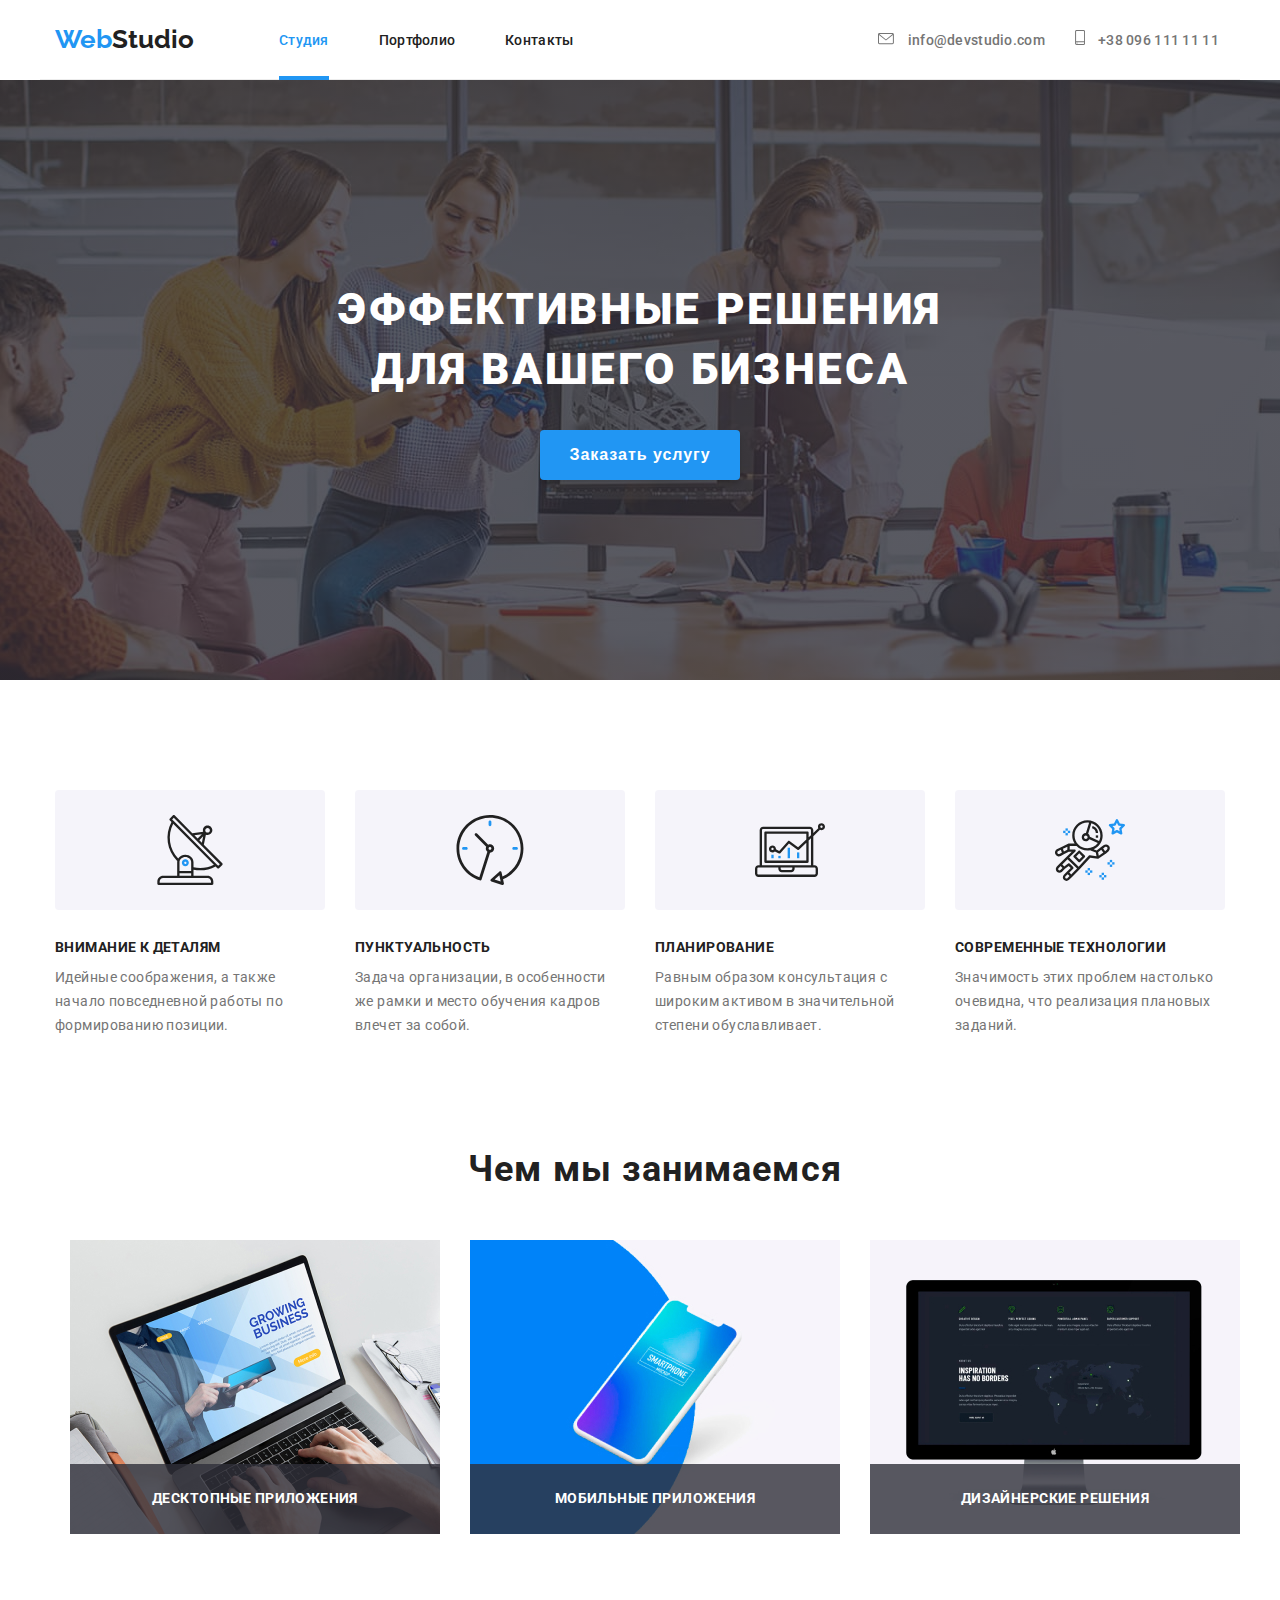
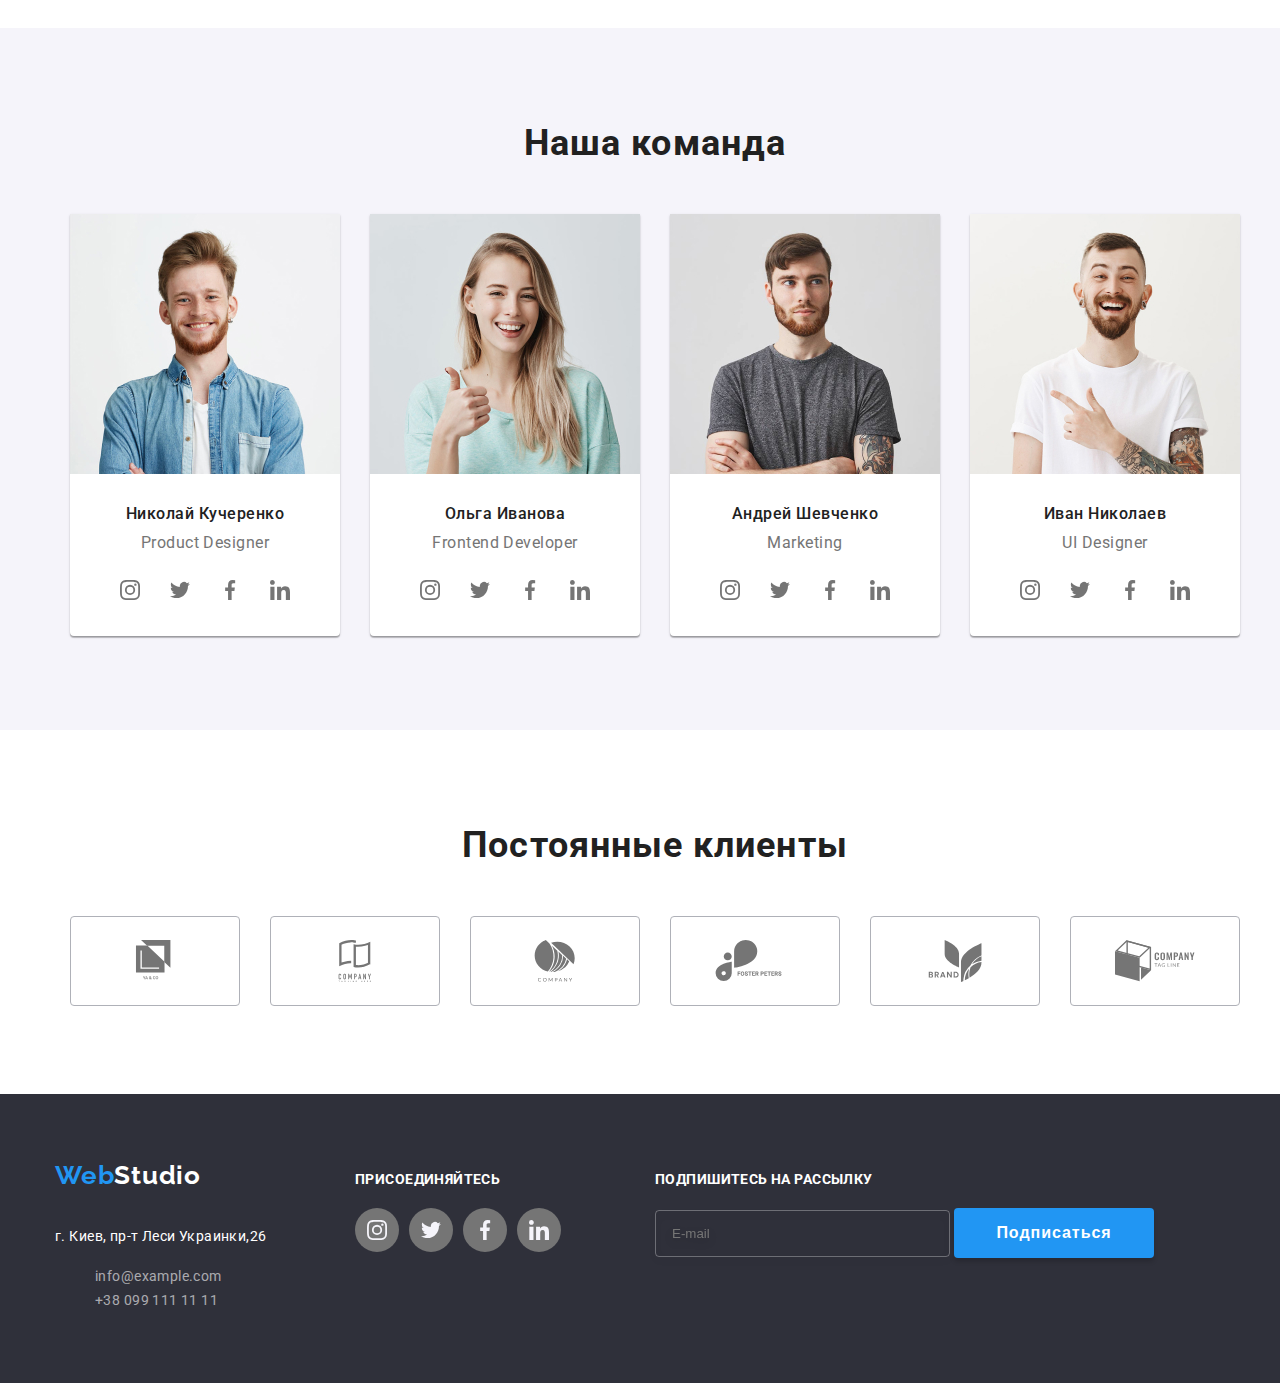
<file: index.html>
<!DOCTYPE html>
<html lang="ru">
  <head>
    <meta charset="UTF-8" />
    <link rel="stylesheet" href="css/normalise.css" />
    <link rel="stylesheet" href="./css/main.min.css" />
    <link
      href="https://fonts.googleapis.com/css2?family=Raleway:wght@700&family=Roboto:wght@400;500;700&display=swap"
      rel="stylesheet"
    />
    <meta name="viewport" content="width=device-width, initial-scale=1.0" />
    <title>WebStudio</title>
  </head>

  <body>
    <header class="header container">
      <a class="logo" href="/"> <span class="web">Web</span>Studio </a>
      <nav>
        <ul class="nav-list-items">
          <li class="nav-element-1">
            <a class="nav-list-1" href="./index.html">Студия</a>
          </li>
          <li class="nav-element-2">
            <a class="nav-list" href="./portfolio.html">Портфолио</a>
          </li>
          <li class="nav-element-3">
            <a class="nav-list" href="">Контакты</a>
          </li>
        </ul>
      </nav>
      <ul class="contacts">
        <li class="contacts-element-1">
          <a class="info" href="">
            <svg class="icon-mail" width="16" height="12">
              <use href="./images/sprite.svg#icon-mail"></use>
            </svg>
            info@devstudio.com</a
          >
        </li>
        <li class="contacts-element-2">
          <a class="info" href="">
            <svg class="icon-smartphone" width="10" height="15">
              <use href="./images/sprite.svg#icon-smartphone"></use>
            </svg>
            +38 096 111 11 11</a
          >
        </li>
      </ul>
    </header>
    <main>
      <!--Секция 1-->
      <section class="section-1">
        <div class="container backdrop-container">
          <h1 class="index-title">
            Эффективные решения <br />
            для вашего бизнеса
          </h1>          
          <button class="modal-btn" data-modal-open>Заказать услугу</button>
          <div class="backdrop is-hidden" data-modal>
            <div class="modal">
              <button data-modal-close class="bnt-close-modal"></button>
<form class="modal-form">
  <h2 class="modal-titel">Оставьте свои данные, мы вам перезвоним</h2>
  <div class="modal-form-data">
    <div class="form-field">
      <label for="name" class="modal-form-field">Имя</label>
    <input type="text" name="name" id="name" class="modal-form-input" placeholder=" ">
    <svg width="18" height="18" class="modal-form-svg-icon">
      <use href="./images/sprite.svg#icon-person-black-18dp-1"></use></svg>
  </div>
    <div class="form-field">
      <label for="tel" class="modal-form-field">Телефон </label>
<input type="tel" name="tel" id="tel" class="modal-form-input" placeholder=" ">
    <svg width="18" height="18" class="modal-form-svg-icon">
      <use href="./images/sprite.svg#icon-phone-black-18dp-1"></use> </svg>
</div>
<div class="form-field">
    <label for="email" class="modal-form-field">Почта</label>
    <input type="email" name="email" id="email" class="modal-form-input" placeholder=" " >
  <svg width="18" height="18" class="modal-form-svg-icon">
    <use href="./images/sprite.svg#icon-email-black-18dp-1"></use></svg>
    </div>
  <div class="form-field">
    <label for="comment" class="modal-form-field">Комментарий</label>
    <textarea name="comment" rows=8 id="comment" class="modal-form-input comment-input" placeholder="Введите текст"></textarea>
</div>
  <input type="checkbox" name="policy" id="policy" value="accept-policy" class="modal-form-policy">
  <label for="policy" class="modal-label">Соглашаюсь с рассылкой и принимаю 
    <a href="" class="link-modal-policy">Условия договора</a></label>
  <button type="submit" class="modal-btn btn-submit">Отправить</button>
  </div>
</form>
            </div>
          </div>
        </div>
      </section>
      <!--Преимущества-->
      <section class="section-2">
        <div class="container">
          <h2 hidden>Наши преимущества</h2>
        <ul class="advantages-style">
          <li class="advantages-card">
            <div class="advantages">
              <h3 class="h3-advantages icon-antena">Внимание к деталям</h3>
              <p class="about-advantages">
                Идейные соображения, а также начало повседневной работы по
                формированию позиции.
              </p>
            </div>
          </li>
          <li class="advantages-card">
            <div class="advantages">
              <h3 class="h3-advantages icon-clock">Пунктуальность</h3>
              <p class="about-advantages">
                Задача организации, в особенности же рамки и место обучения
                кадров влечет за собой.
              </p>
            </div>
          </li>
          <li class="advantages-card">
            <div class="advantages">
              <h3 class="h3-advantages icon-diagrama">Планирование</h3>
              <p class="about-advantages">
                Равным образом консультация с широким активом в значительной
                степени обуславливает.
              </p>
            </div>
          </li>
          <li class="advantages-card">
            <div class="advantages">
              <h3 class="h3-advantages icon-astronaut">
                Современные технологии
              </h3>
              <p class="about-advantages">
                Значимость этих проблем настолько очевидна, что реализация
                плановых заданий.
              </p>
            </div>
          </li>
        </ul></div>
      </section>
      <!--Чем мы занимаемся-->
      <section class="section-3">
        <div class="container">
          <h2 class="main-info">Чем мы занимаемся</h2>
          <ul class="main-style">
            <li class="main-services-list">
              <div class="img-services">
                <img
                  class="img-work-element"
                  src="./images/designer.jpg"
                  alt=""
                  width="370"
                  height="294"
                />
                <h3 class="main-services">
                  Десктопные приложения
                </h3>
              </div>
            </li>
            <li class="main-services-list">
              <div class="img-services">
              <img
                class="img-work-element"
                src="./images/mobile_app.jpg"
                alt=""
                width="370"
                height="294"
              />
              <h3 class="main-services">Мобильные приложения</h3>
              </div>
            </li>
            <li class="main-services-list">
              <div class="img-services">
              <img
                class="img-work-element"
                src="./images/desktop_app.jpg"
                alt=""
                width="370"
                height="294"
              />
              <h3 class="main-services">
                Дизайнерские решения
              </h3>
              </div>
            </li>
          </ul>
        </div>
      </section>
      <!--Наша команда-->
      <section class="section-4">
        <div class="container team-container">
          <h2 class="main-info">Наша команда</h2>
          <ul class="main-style">
            <li class="team-item-container">
              <img
                class="team-item-container-images"
                src="./images/product_designer.jpg"
                alt="Фото Николая Кучеренко"
                width="270"
                height="260"
              />
              <h3 class="team">Николай Кучеренко</h3>
              <p class="position-team" lang="en">Product Designer</p>
              <ul class="list-social-network">
                <li class="social-network-element">
                  <a
                    class="active-social-link hover-active-link"
                    href=""
                    aria-label="Ссылка на Instagram"
                  >
                    <svg class="icon-team">
                      <use href="./images/sprite.svg#icon-instagram"></use>
                    </svg>
                  </a>
                </li>
                <li class="social-network-element">
                  <a
                    class="active-social-link hover-active-link"
                    href=""
                    aria-label="Ссылка на Twitter"
                  >
                    <svg class="icon-team">
                      <use href="./images/sprite.svg#icon-twitter"></use>
                    </svg>
                  </a>
                </li>
                <li class="social-network-element">
                  <a
                    class="active-social-link hover-active-link"
                    href=""
                    aria-label="Ссылка на Facebook"
                  >
                    <svg class="icon-team">
                      <use href="./images/sprite.svg#icon-facebook"></use>
                    </svg>
                  </a>
                </li>
                <li class="social-network-element">
                  <a
                    class="active-social-link hover-active-link"
                    href=""
                    aria-label="Ссылка на LinkedIn"
                  >
                    <svg class="icon-team">
                      <use href="./images/sprite.svg#icon-linkedin"></use>
                    </svg>
                  </a>
                </li>
              </ul>
            </li>
            <li class="team-item-container">
              <img
                class="team-item-container-images"
                src="./images/Frontend_developer.jpg"
                alt="Фото Ольги Иванововой"
                width="270"
                height="260"
              />
              <h3 class="team">Ольга Иванова</h3>
              <p class="position-team" lang="en">Frontend Developer</p>
              <ul class="list-social-network">
                <li class="social-network-element">
                  <a
                    class="active-social-link hover-active-link"
                    href=""
                    aria-label="Ссылка на Instagram"
                  >
                    <svg class="icon-team">
                      <use href="./images/sprite.svg#icon-instagram"></use>
                    </svg>
                  </a>
                </li>
                <li class="social-network-element">
                  <a
                    class="active-social-link hover-active-link"
                    href=""
                    aria-label="Ссылка на Twitter"
                  >
                    <svg class="icon-team">
                      <use href="./images/sprite.svg#icon-twitter"></use>
                    </svg>
                  </a>
                </li>
                <li class="social-network-element">
                  <a
                    class="active-social-link hover-active-link"
                    href=""
                    aria-label="Ссылка на Facebook"
                  >
                    <svg class="icon-team">
                      <use href="./images/sprite.svg#icon-facebook"></use>
                    </svg>
                  </a>
                </li>
                <li class="social-network-element">
                  <a
                    class="active-social-link hover-active-link"
                    href=""
                    aria-label="Ссылка на LinkedIn"
                  >
                    <svg class="icon-team">
                      <use href="./images/sprite.svg#icon-linkedin"></use>
                    </svg>
                  </a>
                </li>
              </ul>
            </li>
            <li class="team-item-container">
              <img
                class="team-item-container-images"
                src="./images/Merketing.jpg"
                alt="Фото Андрея Шевченко"
                width="270"
                height="260"
              />
              <h3 class="team">Андрей Шевченко</h3>
              <p class="position-team" lang="en">Marketing</p>
              <ul class="list-social-network">
                <li class="social-network-element">
                  <a
                    class="active-social-link hover-active-link"
                    href=""
                    aria-label="Ссылка на Instagram"
                  >
                    <svg class="icon-team">
                      <use href="./images/sprite.svg#icon-instagram"></use>
                    </svg>
                  </a>
                </li>
                <li class="social-network-element">
                  <a
                    class="active-social-link hover-active-link"
                    href=""
                    aria-label="Ссылка на Twitter"
                  >
                    <svg class="icon-team">
                      <use href="./images/sprite.svg#icon-twitter"></use>
                    </svg>
                  </a>
                </li>
                <li class="social-network-element">
                  <a
                    class="active-social-link hover-active-link"
                    href=""
                    aria-label="Ссылка на Facebook"
                  >
                    <svg class="icon-team">
                      <use href="./images/sprite.svg#icon-facebook"></use>
                    </svg>
                  </a>
                </li>
                <li class="social-network-element">
                  <a
                    class="active-social-link hover-active-link"
                    href=""
                    aria-label="Ссылка на LinkedIn"
                  >
                    <svg class="icon-team">
                      <use href="./images/sprite.svg#icon-linkedin"></use>
                    </svg>
                  </a>
                </li>
              </ul>
            </li>
            <li class="team-item-container">
              <img
                class="team-item-container-images"
                src="./images/ul_designer.jpg"
                alt="Фото Ивана Николаева"
                width="270"
                height="260"
              />
              <h3 class="team">Иван Николаев</h3>
              <p class="position-team" lang="en">UI Designer</p>
              <ul class="list-social-network">
                <li class="social-network-element">
                  <a
                    class="active-social-link hover-active-link"
                    href=""
                    aria-label="Ссылка на Instagram"
                  >
                    <svg class="icon-team">
                      <use href="./images/sprite.svg#icon-instagram"></use>
                    </svg>
                  </a>
                </li>
                <li class="social-network-element">
                  <a
                    class="active-social-link hover-active-link"
                    href=""
                    aria-label="Ссылка на Twitter"
                  >
                    <svg class="icon-team">
                      <use href="./images/sprite.svg#icon-twitter"></use>
                    </svg>
                  </a>
                </li>
                <li class="social-network-element">
                  <a
                    class="active-social-link hover-active-link"
                    href=""
                    aria-label="Ссылка на Facebook"
                  >
                    <svg class="icon-team">
                      <use href="./images/sprite.svg#icon-facebook"></use>
                    </svg>
                  </a>
                </li>
                <li class="social-network-element">
                  <a
                    class="active-social-link hover-active-link"
                    href=""
                    aria-label="Ссылка на LinkedIn"
                  >
                    <svg class="icon-team">
                      <use href="./images/sprite.svg#icon-linkedin"></use>
                    </svg>
                  </a>
                </li>
              </ul>
            </li>
          </ul>
        </div>
      </section>
      <!--Постоянные клиенты-->
      <section class="section-5">
        <div class="container">
          <h2 class="main-info">Постоянные клиенты</h2>
          <ul class="list-clients">
            <li class="client-item">
              <a class="logo-client" href="">
                <svg class="icon" width="80" height="42">
                  <use href="./images/sprite.svg#icon-logo_1"></use>
                </svg>
              </a>
            </li>
            <li class="client-item">
              <a class="logo-client" href=""
                ><svg class="icon" width="80" height="42">
                  <use href="./images/sprite.svg#icon-logo_2"></use>
                </svg>
              </a>
            </li>
            <li class="client-item">
              <a class="logo-client" href=""
                ><svg class="icon" width="80" height="42">
                  <use href="./images/sprite.svg#icon-logo_3"></use>
                  </svg></a>
            </li>
            <li class="client-item">
              <a class="logo-client" href=""
                ><svg class="icon" width="80" height="42">
                  <use href="./images/sprite.svg#icon-logo_4"></use>
                </svg></a>
            </li>
            <li class="client-item">
              <a class="logo-client" href=""
                ><svg class="icon" width="80" height="42">
                  <use href="./images/sprite.svg#icon-logo_5"></use>
                  </svg></a>
            </li>
            <li class="client-item">
              <a class="logo-client" href=""
                ><svg class="icon" width="80" height="42">
                  <use href="./images/sprite.svg#icon-logo_6"></use>
                  </svg></a>
            </li>
          </ul>
        </div>
      </section>
    </main>
    <footer class="background-footer">
      <div class="container container-footer">
        <div class="address-item">
          <a class="logo-2" href="./index.html">
            <span class="web">Web</span>Studio
          </a>
          <address class="address-block">
            <p class="address">г. Киев, пр-т Леси Украинки,26</p>
            <ul class="contacts-footer-conteiner">
              <li><a class="contacts-footer" href=""> info@example.com</a></li>
              <li><a class="contacts-footer" href=""> +38 099 111 11 11</a></li>
            </ul>
          </address>
        </div>
        <div class="social-link-container">
          <b class="join-in">Присоединяйтесь</b>
          <!--Hero секция-->
          <ul class="social-link-list">
            <li class="active-social-link-footer">
              <a
                class="active-social-link footer-social-link"
                href=""
                aria-label="Ссылка на Instagram"
              >
                <svg class="icon-footer">
                  <use href="./images/sprite.svg#icon-instagram"></use>
                </svg>
              </a>
            </li>
            <li class="active-social-link-footer">
              <a
                class="active-social-link footer-social-link"
                href=""
                aria-label="Ссылка на Twitter"
              >
                <svg class="icon-footer">
                  <use href="./images/sprite.svg#icon-twitter"></use>
                </svg>
              </a>
            </li>
            <li class="active-social-link-footer">
              <a
                class="active-social-link footer-social-link"
                href=""
                aria-label="Ссылка на Facebook"
              >
                <svg class="icon-footer">
                  <use href="./images/sprite.svg#icon-facebook"></use>
                </svg>
              </a>
            </li>
            <li class="active-social-link-footer">
              <a
                class="active-social-link footer-social-link"
                href=""
                aria-label="Ссылка на LinkedIn"
                ><svg class="icon-footer">
                  <use href="./images/sprite.svg#icon-linkedin"></use>
                </svg>
              </a>
            </li>
          </ul>
        </div>
        <div class="subscribe-modal-form"> 
<h2 class="join-in">Подпишитесь на рассылку</h2>
<form class="contact-form-subscribe">
<input type="email" name="user-email" placeholder="E-mail" class="email-subscribe">
<button type="submit" class="modal-btn">Подписаться</button>
</form>
        </div>
      </div>
    </footer>
    <script src="./js/modal.js"></script>
  </body>
</html>
</file>
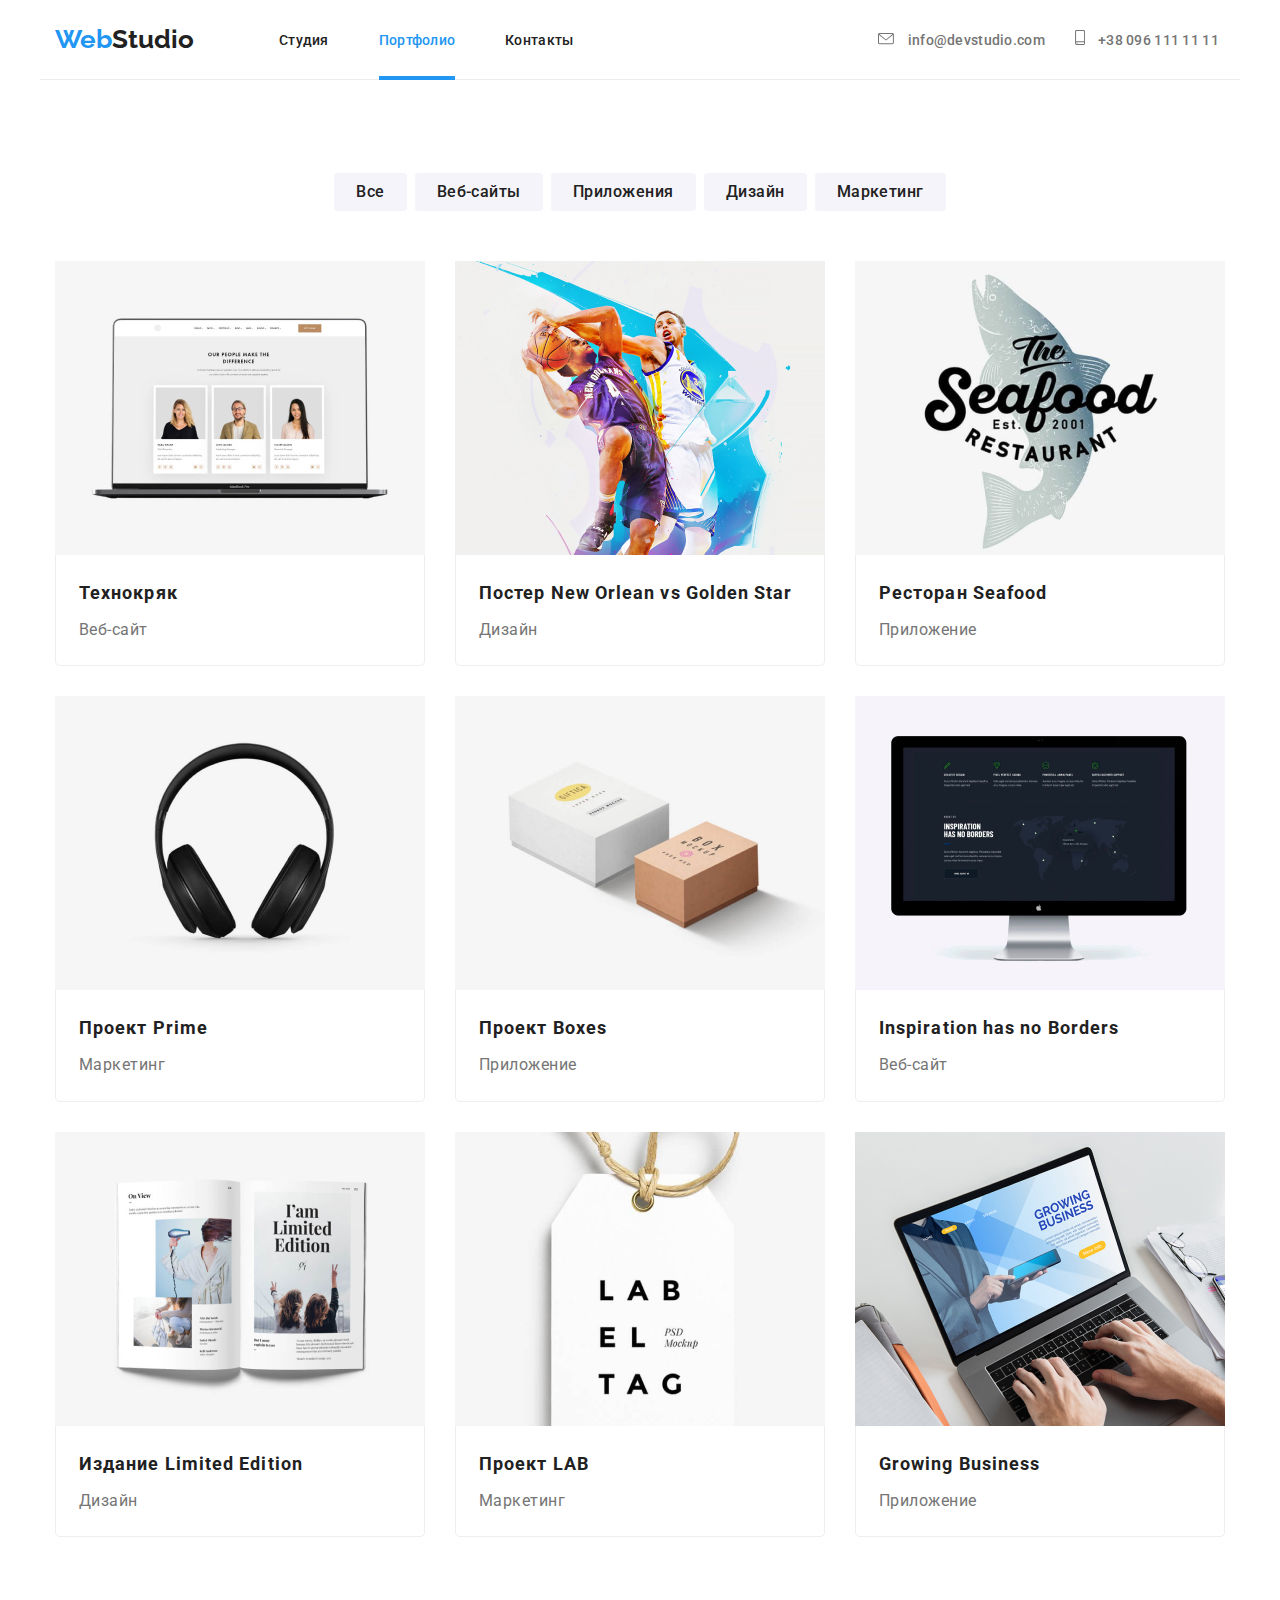
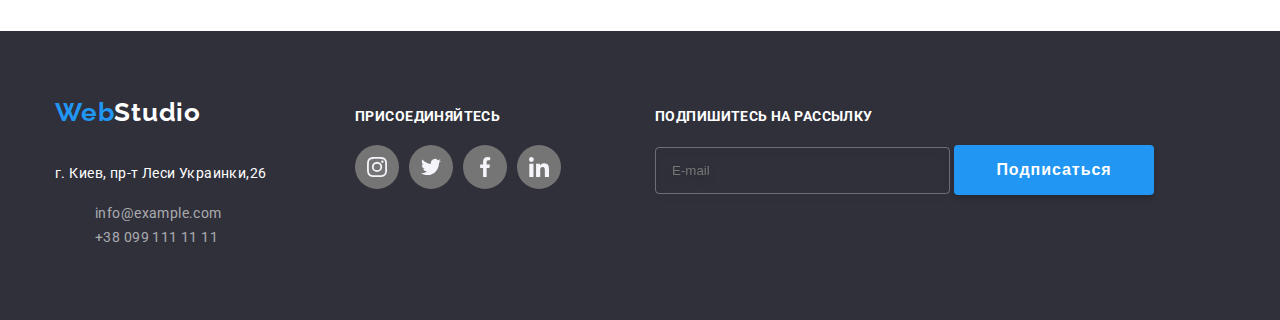
<file: portfolio.html>
<!DOCTYPE html>
<html lang="ru">
  <head>
    <meta charset="UTF-8" />
    <link rel="stylesheet" href="css/normalise.css" />
    <link rel="stylesheet" href="./css/porfolio.min.css" />
    <meta name="viewport" content="width=device-width, initial-scale=1.0" />
    <title>WebStudio</title>
    <link
      href="https://fonts.googleapis.com/css2?family=Raleway:wght@700&family=Roboto:wght@500;700;900&display=swap"
      rel="stylesheet"
    />
  </head>

  <body>
    <header class="header container">
      <a class="logo" href="/"> <span class="web">Web</span>Studio </a>
      <nav>
        <ul class="nav-list-items">
          <li class="nav-element-1">
            <a class="nav-list" href="./index.html">Студия</a>
          </li>
          <li class="nav-element-2">
            <a class="nav-list-1" href="./portfolio.html">Портфолио</a>
          </li>
          <li class="nav-element-3">
            <a class="nav-list" href="">Контакты</a>
          </li>
        </ul>
      </nav>
      <ul class="contacts">
        <li class="contacts-element-1">
          <a class="info" href="">
            <svg class="icon-mail" width="16" height="12">
              <use href="./images/sprite.svg#icon-mail"></use>
            </svg>
            info@devstudio.com</a>
        </li>
        <li class="contacts-element-2">
          <a class="info" href="">
            <svg class="icon-smartphone" width="10" height="15">
              <use href="./images/sprite.svg#icon-smartphone"></use>
            </svg>
            +38 096 111 11 11</a>
        </li>
      </ul>
    </header>
    <main>
      <section class="section-portfolio">
        <div class="container">
          <h1 hidden>Галерея работ</h1>
          <ul class="filter-button-container">
            <li class="filter-button-item">
              <button class="filter-button" type="button">Все</button>
            </li>
            <li class="filter-button-item">
              <button class="filter-button" type="button">Веб-сайты</button>
            </li>
            <li class="filter-button-item">
              <button class="filter-button" type="button">Приложения</button>
            </li>
            <li class="filter-button-item">
              <button class="filter-button" type="button">Дизайн</button>
            </li>
            <li class="filter-button-item">
              <button class="filter-button" type="button">Маркетинг</button>
            </li>
          </ul>
          <ul class="gallery-list">
            <li class="list-work-item">
              <div class="img-gallery">
                <a class="link-work-element" href="">
                  <div class="img-gallery-element-before">
                    <img
                      class="img-work-element"
                      src="./images-2/port-0.jpg"
                      alt="Технокряк"
                      width="370"
                      height="294"
                    />
                    <div class="overlay-element">
                      <p class="list-work-text">
                        Технокряк это современная площадка распространения
                        коронавируса. Компании используют эту платформу для
                        цифрового шпионажа и атак на защищённые сервера
                        конкурентов.
                      </p>
                    </div>
                  </div>

                  <div class="gallery-element">
                    <h2 class="list-work-name">Технокряк</h2>
                    <p class="list-work-type">Веб-сайт</p>
                  </div>
                </a>
              </div>
            </li>
            <li class="list-work-item">
              <div class="img-gallery">
                <a class="link-work-element" href="">
                  <div class="img-gallery-element-before">
                    <img
                      class="img-work-element"
                      src="./images-2/port-1.jpg"
                      alt="Постер New Orlean vs Golden Star"
                      width="370"
                      height="294"
                    />
                    <div class="overlay-element">
                      <p class="list-work-text">
                        Технокряк это современная площадка распространения
                        коронавируса. Компании используют эту платформу для
                        цифрового шпионажа и атак на защищённые сервера
                        конкурентов.
                      </p>
                    </div>
                  </div>
                  <div class="gallery-element">
                    <h2 class="list-work-name">
                      Постер New Orlean vs Golden Star
                    </h2>
                    <p class="list-work-type">Дизайн</p>
                  </div>
                </a>
              </div>
            </li>
            <li class="list-work-item">
              <div class="img-gallery">
                <a class="link-work-element" href="">
                  <div class="img-gallery-element-before">
                    <img
                      class="img-work-element"
                      src="./images-2/port-2.jpg"
                      alt="Ресторан Seafood"
                      width="370"
                    />
                    <div class="overlay-element">
                      <p class="list-work-text">
                        Технокряк это современная площадка распространения
                        коронавируса. Компании используют эту платформу для
                        цифрового шпионажа и атак на защищённые сервера
                        конкурентов.
                      </p>
                    </div>
                  </div>
                  <div class="gallery-element">
                    <h2 class="list-work-name">Ресторан Seafood</h2>
                    <p class="list-work-type">Приложение</p>
                  </div>
                </a>
              </div>
            </li>
            <li class="list-work-item">
              <div class="img-gallery">
                <a class="link-work-element" href="">
                  <div class="img-gallery-element-before">
                    <img
                      class="img-work-element"
                      src="./images-2/port-3.jpg"
                      alt="Проект Prime"
                      width="370"
                    />
                    <div class="overlay-element">
                      <p class="list-work-text">
                        Технокряк это современная площадка распространения
                        коронавируса. Компании используют эту платформу для
                        цифрового шпионажа и атак на защищённые сервера
                        конкурентов.
                      </p>
                    </div>
                  </div>
                  <div class="gallery-element">
                    <h2 class="list-work-name">Проект Prime</h2>
                    <p class="list-work-type">Маркетинг</p>
                  </div>
                </a>
              </div>
            </li>
            <li class="list-work-item">
              <div class="img-gallery">
                <a class="link-work-element" href="">
                  <div class="img-gallery-element-before">
                    <img
                      class="img-work-element"
                      src="./images-2/port-4.jpg"
                      alt="Проект Boxes"
                      width="370"
                    />
                    <div class="overlay-element">
                      <p class="list-work-text">
                        Технокряк это современная площадка распространения
                        коронавируса. Компании используют эту платформу для
                        цифрового шпионажа и атак на защищённые сервера
                        конкурентов.
                      </p>
                    </div>
                  </div>
                  <div class="gallery-element">
                    <h2 class="list-work-name">Проект Boxes</h2>
                    <p class="list-work-type">Приложение</p>
                  </div>
                </a>
              </div>
            </li>
            <li class="list-work-item">
              <div class="img-gallery">
                <a class="link-work-element" href="">
                  <div class="img-gallery-element-before">
                    <img
                      class="img-work-element"
                      src="./images-2/port-5.jpg"
                      alt="Inspiration has no Borders"
                      width="370"
                    />
                    <div class="overlay-element">
                      <p class="list-work-text">
                        Технокряк это современная площадка распространения
                        коронавируса. Компании используют эту платформу для
                        цифрового шпионажа и атак на защищённые сервера
                        конкурентов.
                      </p>
                    </div>
                  </div>
                  <div class="gallery-element">
                    <h2 class="list-work-name" lang="en">
                      Inspiration has no Borders
                    </h2>
                    <p class="list-work-type">Веб-сайт</p>
                  </div>
                </a>
              </div>
            </li>
            <li class="list-work-item">
              <div class="img-gallery">
                <a class="link-work-element" href="">
                  <div class="img-gallery-element-before">
                    <img
                      class="img-work-element"
                      src="./images-2/port-6.jpg"
                      alt="Издание Limited Edition"
                      width="370"
                    />
                    <div class="overlay-element">
                      <p class="list-work-text">
                        Технокряк это современная площадка распространения
                        коронавируса. Компании используют эту платформу для
                        цифрового шпионажа и атак на защищённые сервера
                        конкурентов.
                      </p>
                    </div>
                  </div>
                  <div class="gallery-element">
                    <h2 class="list-work-name">Издание Limited Edition</h2>
                    <p class="list-work-type">Дизайн</p>
                  </div>
                </a>
              </div>
            </li>
            <li class="list-work-item">
              <div class="img-gallery">
                <a class="link-work-element" href="">
                  <div class="img-gallery-element-before">
                    <img
                      class="img-work-element"
                      src="./images-2/port-7.jpg"
                      alt="Проект LAB"
                      width="370"
                    />
                    <div class="overlay-element">
                      <p class="list-work-text">
                        Технокряк это современная площадка распространения
                        коронавируса. Компании используют эту платформу для
                        цифрового шпионажа и атак на защищённые сервера
                        конкурентов.
                      </p>
                    </div>
                  </div>
                  <div class="gallery-element">
                    <h2 class="list-work-name">Проект LAB</h2>
                    <p class="list-work-type">Маркетинг</p>
                  </div>
                </a>
              </div>
            </li>
            <li class="list-work-item">
              <div class="img-gallery">
                <a class="link-work-element" href="">
                  <div class="img-gallery-element-before">
                    <img
                      class="img-work-element"
                      src="./images-2/port-8.jpg"
                      alt="Growing Business"
                      width="370"
                    />
                    <div class="overlay-element">
                      <p class="list-work-text">
                        Технокряк это современная площадка распространения
                        коронавируса. Компании используют эту платформу для
                        цифрового шпионажа и атак на защищённые сервера
                        конкурентов.
                      </p>
                    </div>
                  </div>
                  <div class="gallery-element">
                    <h2 class="list-work-name" lang="en">Growing Business</h2>
                    <p class="list-work-type">Приложение</p>
                  </div>
                </a>
              </div>
            </li>
          </ul>
        </div>
      </section>
    </main>
<footer class="background-footer">
  <div class="container container-footer">
    <div class="address-item">
      <a class="logo-2" href="./index.html">
        <span class="web">Web</span>Studio
      </a>
      <address class="address-block">
        <p class="address">г. Киев, пр-т Леси Украинки,26</p>
        <ul class="contacts-footer-conteiner">
          <li><a class="contacts-footer" href=""> info@example.com</a></li>
          <li><a class="contacts-footer" href=""> +38 099 111 11 11</a></li>
        </ul>
      </address>
    </div>
    <div class="social-link-container">
      <b class="join-in">Присоединяйтесь</b>
      <!--Hero секция-->
      <ul class="social-link-list">
        <li class="active-social-link-footer">
          <a class="active-social-link footer-social-link" href="" aria-label="Ссылка на Instagram">
            <svg class="icon-footer">
              <use href="./images/sprite.svg#icon-instagram"></use>
            </svg>
          </a>
        </li>
        <li class="active-social-link-footer">
          <a class="active-social-link footer-social-link" href="" aria-label="Ссылка на Twitter">
            <svg class="icon-footer">
              <use href="./images/sprite.svg#icon-twitter"></use>
            </svg>
          </a>
        </li>
        <li class="active-social-link-footer">
          <a class="active-social-link footer-social-link" href="" aria-label="Ссылка на Facebook">
            <svg class="icon-footer">
              <use href="./images/sprite.svg#icon-facebook"></use>
            </svg>
          </a>
        </li>
        <li class="active-social-link-footer">
          <a class="active-social-link footer-social-link" href="" aria-label="Ссылка на LinkedIn"><svg
              class="icon-footer">
              <use href="./images/sprite.svg#icon-linkedin"></use>
            </svg>
          </a>
        </li>
      </ul>
    </div>
    <div class="subscribe-modal-form">
      <h2 class="join-in">Подпишитесь на рассылку</h2>
      <form class="contact-form-subscribe">
        <input type="email" name="user-email" placeholder="E-mail" class="email-subscribe">
        <button type="submit" class="modal-btn">Подписаться</button>
      </form>
    </div>
  </div>
</footer>
  </body>
</html>
</file>
<file: css/normalise.css>
/ *! normalize.css v8.0.1 | MIT Лицензия | github.com/necolas/normalize.css * /

/ * Документ
   ================================================== ======================== * /

/ **
 * 1. Исправьте высоту строки во всех браузерах.
 * 2. Запрет на изменение размера шрифта после изменения ориентации в iOS.
 * /

html {
  высота строки: 1,15; / * 1 * /
  -webkit-text-size-Adjust: 100%; / * 2 * /
}

/ * Разделы
   ================================================== ======================== * /

/ **
 * Удалите поля во всех браузерах.
 * /

тело {
  поле: 0;
}

/ **
 * Визуально отображать элемент `main` в IE.
 * /

основной {
  дисплей: блок;
}

/ **
 * Исправьте размер шрифта и поля для элементов `h1` в разделе` и
 контексты * article` в Chrome, Firefox и Safari.
 * /

h1 {
  размер шрифта: 2em;
  маржа: 0,67em 0;
}

/ * Группировка контента
   ================================================== ======================== * /

/ **
 * 1. Добавьте правильный размер окна в Firefox.
 * 2. Показать переполнение в Edge и IE.
 * /

час {
  размер блока: блок содержимого; / * 1 * /
  высота: 0; / * 1 * /
  переполнение: видимое; / * 2 * /
}

/ **
 * 1. Исправьте наследование и масштабирование размера шрифта во всех браузерах.
 * 2. Исправьте нечетный размер шрифта `em` во всех браузерах.
 * /

до {
  семейство шрифтов: monospace, monospace; / * 1 * /
  размер шрифта: 1em; / * 2 * /
}

/ * Семантика текстового уровня
   ================================================== ======================== * /

/ **
 * Удалить серый фон на активных ссылках в IE 10.
 * /

{
  цвет фона: прозрачный;
}

/ **
 * 1. Снимите нижнюю границу в Chrome 57-
 * 2. Добавьте правильное оформление текста в Chrome, Edge, IE, Opera и Safari.
 * /

abbr [title] {
  граница снизу: нет; / * 1 * /
  текстовое оформление: подчеркивание; / * 2 * /
  текстовое оформление: подчеркнуто пунктирной; / * 2 * /
}

/ **
 * Добавьте правильный вес шрифта в Chrome, Edge и Safari.
 * /

б,
сильный {
  Вес шрифта: смелее;
}

/ **
 * 1. Исправьте наследование и масштабирование размера шрифта во всех браузерах.
 * 2. Исправьте нечетный размер шрифта `em` во всех браузерах.
 * /

код,
KBD,
образец {
  семейство шрифтов: monospace, monospace; / * 1 * /
  размер шрифта: 1em; / * 2 * /
}

/ **
 * Добавьте правильный размер шрифта во всех браузерах.
 * /

маленький {
  размер шрифта: 80%;
}

/ **
 * Не допускайте, чтобы элементы `sub` и` sup` влияли на высоту строки в
 * все браузеры.
 * /

к югу,
sup {
  размер шрифта: 75%;
  высота строки: 0;
  положение: относительное;
  выравнивание по вертикали: базовая линия;
}

sub {
  низ: -0,25ем;
}

sup {
  верх: -0,5em;
}

/ * Встроенный контент
   ================================================== ======================== * /

/ **
 * Убрать границу с изображениями внутри ссылок в IE 10.
 * /

img {
  стиль границы: нет;
}

/ * Формы
   ================================================== ======================== * /

/ **
 * 1. Изменить стили шрифта во всех браузерах.
 * 2. Удалите поля в Firefox и Safari.
 * /

кнопка,
вход,
OPTGROUP,
Выбрать,
textarea {
  семейство шрифтов: наследовать; / * 1 * /
  размер шрифта: 100%; / * 1 * /
  высота строки: 1,15; / * 1 * /
  поле: 0; / * 2 * /
}

/ **
 * Показать переполнение в IE.
 * 1. Показать переполнение в Edge.
 * /

кнопка,
вход {/ * 1 * /
  переполнение: видимое;
}

/ **
 * Убрать наследование преобразования текста в Edge, Firefox и IE.
 * 1. Убрать наследование преобразования текста в Firefox.
 * /

кнопка,
выберите {/ * 1 * /
  преобразование текста: нет;
}

/ **
 * Исправьте невозможность стилизовать кликабельные типы в iOS и Safari.
 * /

кнопка,
[Тип = "кнопка"],
[Тип = "сброс"],
[type = "submit"] {
  -webkit-внешний вид: кнопка;
}

/ **
 * Удалите внутреннюю границу и отступы в Firefox.
 * /

Кнопка :: - Мос-фокус-внутренний,
[Тип = "кнопка"] :: - Мос-фокус-внутренний,
[Тип = "сброс"] :: - Мос-фокус-внутренний,
[type = "submit"] :: - moz-focus-inner {
  стиль границы: нет;
  отступы: 0;
}

/ **
 * Восстановите стили фокуса, не заданные предыдущим правилом.
 * /

Кнопка: -moz-focusring,
[Тип = "кнопка"]: - Мос-focusring,
[Тип = "сброс"]: - Мос-focusring,
[type = "submit"]: - moz-focusring {
  контур: 1px пунктирный ButtonText;
}

/ **
 * Исправьте отступы в Firefox.
 * /

fieldset {
  набивка: 0,35em 0,75em 0,625em;
}

/ **
 * 1. Исправьте перенос текста в Edge и IE.
 * 2. Исправьте наследование цвета от элементов `fieldset` в IE.
 * 3. Удалите отступы, чтобы разработчики не были пойманы, когда они обнуляют
 * `fieldset` элементы во всех браузерах.
 * /

легенда {
  размер коробки: бордюр; / * 1 * /
  цвет: наследовать; / * 2 * /
  дисплей: стол; / * 1 * /
  максимальная ширина: 100%; / * 1 * /
  отступы: 0; / * 3 * /
  пустое пространство: нормальное; / * 1 * /
}

/ **
 * Добавьте правильное вертикальное выравнивание в Chrome, Firefox и Opera.
 * /

прогресс {
  выравнивание по вертикали: базовая линия;
}

/ **
 * Удалите вертикальную полосу прокрутки по умолчанию в IE 10+.
 * /

textarea {
  переполнение: авто;
}

/ **
 * 1. Добавьте правильный размер окна в IE 10.
 * 2. Удалите отступы в IE 10.
 * /

[Тип = "флажок"],
[type = "radio"] {
  размер коробки: бордюр; / * 1 * /
  отступы: 0; / * 2 * /
}

/ **
 * Исправьте стиль курсора кнопок увеличения и уменьшения в Chrome.
 * /

[= Типа "число"] :: - WebKit-внутренн-спин-кнопка,
[type = "number"] :: - webkit-external-spin-button {
  высота: авто;
}

/ **
 * 1. Исправьте странный вид в Chrome и Safari.
 * 2. Исправьте стиль контура в Safari.
 * /

[type = "search"] {
  -webkit-внешний вид: текстовое поле; / * 1 * /
  смещение контура: -2px; / * 2 * /
}

/ **
 * Удалите внутренние отступы в Chrome и Safari на macOS.
 * /

[type = "search"] :: - webkit-search-украшение {
  внешний вид: нет;
}

/ **
 * 1. Исправьте невозможность стилизовать кликабельные типы в iOS и Safari.
 * 2. Измените свойства шрифта на «наследовать» в Safari.
 * /

:: - webkit-file-upload-button {
  -webkit-внешний вид: кнопка; / * 1 * /
  шрифт: наследовать; / * 2 * /
}

/ * Интерактивный
   ================================================== ======================== * /

/ *
 * Добавьте правильное отображение в Edge, IE 10+ и Firefox.
 * /

подробности {
  дисплей: блок;
}

/ *
 * Добавьте правильный дисплей во всех браузерах.
 * /

резюме {
  дисплей: элемент списка;
}

/ * Разное
   ================================================== ======================== * /

/ **
 * Добавьте правильный дисплей в IE 10+.
 * /

шаблон {
  дисплей: нет;
}

/ **
 * Добавьте правильный дисплей в IE 10.
 * /

[скрыто] {
  дисплей: нет;
}
</file>
<file: css/main.min.css>
*,*::before,*::after{box-sizing:border-box}body{background-color:#fff;color:#757575;font-family:Roboto, sans-serif;margin-top:0px;margin-left:0px;margin-right:0px;margin-bottom:0px}.list{list-style:none}ul{list-style:none}img{display:block}.address{font-style:normal;font-weight:normal}a{text-decoration:none}html{box-sizing:border-box}h1,h2{font-style:normal;font-weight:bold}.container{margin-left:auto;margin-right:auto;padding-left:15px;padding-right:15px;width:1200px}.logo-2{font-family:Raleway;font-weight:bold;font-size:26px;line-height:1.19;letter-spacing:0.03em;color:#fff}.logo-2:hover,.logo-2:focus{background-color:#2f303a;color:#2196f3;transition:transform 250ms cubic-bezier(0.4, 0, 0.2, 1)}.logo{font-family:Raleway;font-weight:bold;font-size:26px;line-height:1.19;color:#212121;margin-right:85px;transition:all 250ms cubic-bezier(0.4, 0, 0.2, 1)}.logo:focus,.logo:hover{background-color:#fff;color:#2196f3}.web{color:#2196f3}.modal-btn{background-color:#2196f3;min-width:200px;min-height:50px;box-shadow:0px 4px 4px rgba(0,0,0,0.15);border-radius:4px;color:#fff;text-align:center;letter-spacing:0.06em;line-height:1.87;font-size:16px;font-weight:700;border:none}.backdrop{position:fixed;top:0;left:0;height:100%;width:100%;background-color:rgba(0,0,0,0.2);display:flex;align-items:center;justify-content:center;z-index:1}.backdrop.is-hidden{opacity:0;pointer-events:none}.backdrop-container{display:flex;box-sizing:border-box;flex-direction:column;align-items:center}.modal{position:absolute;min-width:528px;min-height:581px;background-color:#fff;box-shadow:0px 1px 3px rgba(0,0,0,0.12),0px 1px 1px rgba(0,0,0,0.14),0px 2px 1px rgba(0,0,0,0.2);border-radius:4px;transform:scale;transform:scale(0.9) translate(-50% -50%);transition:transform 250ms cubic-bezier(0.4, 0, 0.2, 1)}.modal-form{display:flex;flex-direction:column;height:581px;width:528px;box-sizing:border-box}.modal-titel{font-family:Roboto;font-style:normal;font-weight:bold;font-size:20px;line-height:23px;text-align:center;letter-spacing:0.03em;color:#212121;margin-top:40px;margin-bottom:0px}.modal-form-data{width:448px;height:324px;margin-left:40px;margin-right:40px;margin-top:12px}.modal-form-input{width:448px;padding-left:42px;height:40px;margin-top:4px;color:#212121}.modal:focus{outline:none;filter:drop-shadow(0px 4px 4px rgba(0,0,0,0.25));border-radius:4px;border-color:#2196f3;background-color:#fff}.modal-label{font-family:Roboto;font-style:normal;font-weight:normal;font-size:14px;line-height:24px;letter-spacing:0.03em;color:#757575}.modal-label::before{content:"";width:16px;height:15px;outline:1px solid #212121;display:inline-block;margin-right:8px}.modal-form-svg-icon{position:absolute;top:50%;left:12px}.modal-form-input:focus+.modal-form-svg-icon{fill:#2196f3}.modal-form-field{margin-bottom:4px}.modal-form-policy{position:absolute;clip:rect(1px 1px 1px 1px);clip:rect(1px 1px 1px 1px);padding:0;border:0;height:1px;width:1px;overflow:hidden;margin-top:0px;margin-left:0px}.modal .backdrop.is-hidden .modal{transform:scale(1) translate(-50% -50%)}.comment-input{height:120px;padding-top:12px;padding-left:16px;margin-left:0px}.link-modal-policy{font-size:14px;line-height:24px;letter-spacing:0.03em;text-decoration-line:underline;color:#2196f3}.bnt-close-modal{background:url("../images/close-black-18dp.svg") 50% 50% no-repeat;background-size:contain;position:absolute;top:0;right:0;width:18px;height:18px;display:block;text-align:center;border:1px solid rgba(0,0,0,0.1)}.bnt-close-modal:hover{color:#2196f3}.modal-form-policy:checked+.modal-label::before{background-image:url("../images/icon-check.svg");background-color:#2196f3;width:16px;height:15px}.form-field{position:relative;margin-bottom:10px}.modal-form-input:focus+.modal-form-field,.modal-form-input:not(:placeholder-shown)+.modal-form-field{transform:translateY(-50px)}.btn-submit{margin-left:164px;margin-left:124px;margin-top:30px;margin-bottom:40px}.subscribe-modal-form{margin-left:94px;display:flex;flex-wrap:wrap;width:570px}.email-subscribe{padding-top:15px;padding-bottom:15px;padding-left:16px;width:295px;border:1px solid rgba(255,255,255,0.3);box-sizing:border-box;filter:drop-shadow(0px 4px 4px rgba(0,0,0,0.15));border-radius:4px;background-color:transparent}.active-social-link{display:flex;justify-content:center;align-items:center;width:44px;height:44px;border-radius:50%;color:#757575;transition:background-color 250ms cubic-bezier(0.4, 0, 0.2, 1)}.main-info{font-weight:700;font-size:36px;line-height:1.17;text-align:center;letter-spacing:0.03em;color:#212121;width:1200px;margin-top:0px;margin-bottom:0px;padding-bottom:50px}.section-2{padding-top:94px}.advantages{width:270px;align-items:center;padding-left:0px;padding-right:0px;padding-top:0px}.advantages-style{display:flex;justify-content:center;padding:0}.advantages-style-card{width:270px;display:inline-block;margin-top:0px;margin-bottom:0px}.advantages-style li h3::before{content:"";display:block;width:270px;height:120px;background-color:#f5f4fa;background-position:center;background-repeat:no-repeat;border-radius:4px;margin-bottom:30px}.advantages-card:not(:last-child){margin-right:30px}.icon-antena::before{background-image:url(../images/antenna_1.svg)}.icon-clock::before{background-image:url(../images/clock_1.svg)}.icon-diagrama::before{background-image:url(../images/diagram_1.svg)}.icon-astronaut::before{background-image:url(../images/astronaut_1.svg)}.h3-advantages{font-size:14px;line-height:1.14;letter-spacing:0.03em;text-transform:uppercase;color:#212121;margin-top:0px;margin-bottom:10px}.about-advantages{font-size:14px;line-height:1.71;letter-spacing:0.03em;margin-top:0px;margin-bottom:0px}.img-advantages{width:70px}.logo-client{display:flex;justify-content:center;align-items:center;width:170px;height:90px;border:1px solid #afb1b8;border-radius:4px;color:#757575;transition:all 250ms cubic-bezier(0.4, 0, 0.2, 1)}.logo-client:hover,.logo-client:focus{color:#2196f3;border-color:#2196f3;background-color:#fff}.section-5{padding-top:94px;padding-bottom:88px}.list-clients{display:flex;justify-content:center;margin:0px;width:1200px;padding-right:15px;padding-left:15px}.icon{fill:currentColor}.icon:hover{color:#2196f3;transition:transform 250ms cubic-bezier(0.4, 0, 0.2, 1)}.client-item:not(:last-child){margin-right:30px}.footer-social-link{color:#f5f4fa;background-color:#757575}.footer-social-link:hover,.footer-social-link:focus{background-color:#2196f3}.active-social-link-footer:not(:last-child){margin-right:10px}.social-link-container{padding-top:72px}.address{display:inline-block;font-family:Roboto;font-size:14px;line-height:1.71;letter-spacing:0.03em;color:#fff;margin-bottom:0px}.address-item{flex-direction:column;justify-content:space-around;margin-right:69px;margin-top:66px;margin-bottom:54px;width:231px}.address-block{margin-top:20px;align-content:space-between}.background-footer{background-color:#2f303a}.container-footer{display:flex;align-items:baseline}.container-footer-conteiner{padding-left:0px;margin-bottom:0px}.social-link-list{display:flex;justify-content:center;align-items:center;padding:0px;width:206px;height:44px}.icon-footer{display:flex;justify-content:center;align-items:center}.social-link-list svg{width:20px;height:20px;fill:currentColor}.social-link-container{margin-top:78px;margin-bottom:94px;padding-top:0px}.contacts-footer{font-family:Roboto;font-style:normal;font-weight:normal;font-size:14px;line-height:1.71;letter-spacing:0.03em;color:rgba(255,255,255,0.6);transition:color 250ms cubic-bezier(0.4, 0, 0.2, 1)}.contacts-footer:hover,.contacts-footer:focus{background-color:#2f303a;color:#2196f3}.join-in{display:block;font-size:14px;line-height:1.14;letter-spacing:0.03em;text-transform:uppercase;color:#fff;margin-bottom:20px}.header{align-items:center;height:80px;border-bottom:1px solid #ececec;display:flex}.nav-list-items{padding:0px;margin-right:305px;display:flex}.nav-element-1,.nav-element-2,.nav-element-3{display:inline-block}.nav-element-1,.nav-element-2{margin-right:50px}.nav-list{font-weight:500;font-size:14px;line-height:1.14;letter-spacing:0.02em;color:#212121;transition:all 250ms cubic-bezier(0.4, 0, 0.2, 1);position:relative}.nav-list:hover{color:#2196f3}.nav-list:focus{background-color:#ffffff;color:#2196f3}.nav-list-1:hover{color:#2196f3}.nav-list-1:focus{background-color:#ffffff;color:#2196f3;transition:transform 250ms cubic-bezier(0.4, 0, 0.2, 1)}.nav-list-1,.nav-list-2{font-weight:500;font-size:14px;line-height:1.14;letter-spacing:0.02em;color:#2196f3;transition:all 250ms cubic-bezier(0.4, 0, 0.2, 1);position:relative}.nav-list::after{content:"";display:block;width:100%;height:4px;background-color:#2196f3;margin-top:27px;position:absolute;opacity:0;transition:opacity 250ms cubic-bezier(0.4, 0, 0.2, 1)}.nav-list:hover::after{opacity:1}.nav-list-1::after{content:"";display:block;width:100%;height:4px;background-color:#2196f3;margin-top:27px;position:absolute}.nav-list-2::after{content:"";display:block;width:100%;height:4px;background-color:#2196f3;margin-top:27px;position:absolute}.contacts{margin-top:0px;margin-bottom:0px;padding:0px;display:flex;flex-wrap:nowrap}.info.icon-mail{padding:0px;border:none;color:#757575;margin-right:0px}.icon-mail{fill:currentColor;margin-right:10px}.info:hover,:focus{color:#2196f3;transition:transform 250ms cubic-bezier(0.4, 0, 0.2, 1)}.info.icon-smartphone{padding:0px;border:none;color:#757575;margin-right:0px}.icon-smartphone{fill:currentColor;margin-right:10px}.contacts-element-1,.contacts-element-2{display:inline-block}.contacts-element-1{margin-right:30px}.info{font-weight:500;font-style:normal;font-size:14px;line-height:0.9;letter-spacing:0.02em;color:#757575;transition:color 1250ms cubic-bezier(0.4, 0, 0.2, 1)}.info:hover{color:#2196f3}.info:focus{background-color:#ffffff;color:#2196f3}.section-1{max-width:1600px;height:600px;margin-left:auto;margin-right:auto;background-image:linear-gradient(rgba(47,48,58,0.8), rgba(47,48,58,0.8)),url("../images/background-index-img.jpg");background-repeat:no-repeat;background-position:center;background-size:cover}.index-title{color:#fff;font-weight:900;font-size:44px;line-height:1.36;text-align:center;letter-spacing:0.06em;text-transform:uppercase;margin-bottom:30px;margin-top:200px}.team-container .team-item-container:not(:last-child){margin-right:30px}.section-4{padding-top:94px;padding-bottom:94px;background-color:#f5f4fa}.team-item-container{width:270px;display:inline-block;box-shadow:0px 2px 1px rgba(0,0,0,0.2),0px 1px 1px rgba(0,0,0,0.14),0px 1px 3px rgba(0,0,0,0.12);border-radius:0px 0px 4px 4px;background-color:#fff}.team-item-container-item-container-images{margin-bottom:30px}.team-item-container-images{margin-bottom:30px}.team-item-container-element{display:block;max-width:100%;height:auto;margin-top:28px;margin-bottom:36px}.section-4 .main-style{display:flex;position:relative}.team{font-size:16px;line-height:1.19;text-align:center;letter-spacing:0.03em;color:#212121;font-weight:500;margin-top:0px;margin-bottom:10px}.team-container{display:flex;flex-direction:column}.position-team{font-size:16px;line-height:1.19;text-align:center;letter-spacing:0.03em;color:#757575;margin-top:0px;margin-bottom:0px}.list-social-network{display:flex;padding-right:32px;padding-left:32px;justify-content:space-evenly;margin-top:16px;margin-bottom:24px}.icon-team{width:20px;height:20px;fill:currentColor;transition:color 250ms cubic-bezier(0.4, 0, 0.2, 1)}.icon-team:hover,.icon-team:focus{color:#fff}.hover-active-link:hover,:focus{color:#fff;background-color:#2196f3;transition:transform 250ms cubic-bezier(0.4, 0, 0.2, 1)}.section-3{padding-top:94px;padding-bottom:94px}.main-style{margin-left:auto;margin-right:0px;width:1200px;padding-left:15px;padding-right:15px;display:flex;position:relative;margin-top:0px;margin-bottom:0px;display:flex}.main-services-list:not(:last-child){margin-right:30px}.img-services{position:relative}.main-services{font-size:14px;line-height:1.14;text-align:center;letter-spacing:0.03em;text-transform:uppercase;color:#fff;background:rgba(47,48,58,0.8);padding-bottom:27px;padding-top:27px;margin-top:0px;margin-bottom:0px;display:flex;bottom:50%;left:50%;transform:translate(-50%);width:370px;justify-content:center;position:absolute;bottom:0}.main-list{position:relative}
/*# sourceMappingURL=main.min.css.map */
</file>
<file: css/porfolio.min.css>
*,*::before,*::after{box-sizing:border-box}body{background-color:#fff;color:#757575;font-family:Roboto, sans-serif;margin-top:0px;margin-left:0px;margin-right:0px;margin-bottom:0px}.list{list-style:none}ul{list-style:none}img{display:block}.address{font-style:normal;font-weight:normal}a{text-decoration:none}html{box-sizing:border-box}h1,h2{font-style:normal;font-weight:bold}.container{margin-left:auto;margin-right:auto;padding-left:15px;padding-right:15px;width:1200px}.logo-2{font-family:Raleway;font-weight:bold;font-size:26px;line-height:1.19;letter-spacing:0.03em;color:#fff}.logo-2:hover,.logo-2:focus{background-color:#2f303a;color:#2196f3;transition:transform 250ms cubic-bezier(0.4, 0, 0.2, 1)}.logo{font-family:Raleway;font-weight:bold;font-size:26px;line-height:1.19;color:#212121;margin-right:85px;transition:all 250ms cubic-bezier(0.4, 0, 0.2, 1)}.logo:focus,.logo:hover{background-color:#fff;color:#2196f3}.web{color:#2196f3}.modal-btn{background-color:#2196f3;min-width:200px;min-height:50px;box-shadow:0px 4px 4px rgba(0,0,0,0.15);border-radius:4px;color:#fff;text-align:center;letter-spacing:0.06em;line-height:1.87;font-size:16px;font-weight:700;border:none}.backdrop{position:fixed;top:0;left:0;height:100%;width:100%;background-color:rgba(0,0,0,0.2);display:flex;align-items:center;justify-content:center;z-index:1}.backdrop.is-hidden{opacity:0;pointer-events:none}.backdrop-container{display:flex;box-sizing:border-box;flex-direction:column;align-items:center}.modal{position:absolute;min-width:528px;min-height:581px;background-color:#fff;box-shadow:0px 1px 3px rgba(0,0,0,0.12),0px 1px 1px rgba(0,0,0,0.14),0px 2px 1px rgba(0,0,0,0.2);border-radius:4px;transform:scale;transform:scale(0.9) translate(-50% -50%);transition:transform 250ms cubic-bezier(0.4, 0, 0.2, 1)}.modal-form{display:flex;flex-direction:column;height:581px;width:528px;box-sizing:border-box}.modal-titel{font-family:Roboto;font-style:normal;font-weight:bold;font-size:20px;line-height:23px;text-align:center;letter-spacing:0.03em;color:#212121;margin-top:40px;margin-bottom:0px}.modal-form-data{width:448px;height:324px;margin-left:40px;margin-right:40px;margin-top:12px}.modal-form-input{width:448px;padding-left:42px;height:40px;margin-top:4px;color:#212121}.modal:focus{outline:none;filter:drop-shadow(0px 4px 4px rgba(0,0,0,0.25));border-radius:4px;border-color:#2196f3;background-color:#fff}.modal-label{font-family:Roboto;font-style:normal;font-weight:normal;font-size:14px;line-height:24px;letter-spacing:0.03em;color:#757575}.modal-label::before{content:"";width:16px;height:15px;outline:1px solid #212121;display:inline-block;margin-right:8px}.modal-form-svg-icon{position:absolute;top:50%;left:12px}.modal-form-input:focus+.modal-form-svg-icon{fill:#2196f3}.modal-form-field{margin-bottom:4px}.modal-form-policy{position:absolute;clip:rect(1px 1px 1px 1px);clip:rect(1px 1px 1px 1px);padding:0;border:0;height:1px;width:1px;overflow:hidden;margin-top:0px;margin-left:0px}.modal .backdrop.is-hidden .modal{transform:scale(1) translate(-50% -50%)}.comment-input{height:120px;padding-top:12px;padding-left:16px;margin-left:0px}.link-modal-policy{font-size:14px;line-height:24px;letter-spacing:0.03em;text-decoration-line:underline;color:#2196f3}.bnt-close-modal{background:url("../images/close-black-18dp.svg") 50% 50% no-repeat;background-size:contain;position:absolute;top:0;right:0;width:18px;height:18px;display:block;text-align:center;border:1px solid rgba(0,0,0,0.1)}.bnt-close-modal:hover{color:#2196f3}.modal-form-policy:checked+.modal-label::before{background-image:url("../images/icon-check.svg");background-color:#2196f3;width:16px;height:15px}.form-field{position:relative;margin-bottom:10px}.modal-form-input:focus+.modal-form-field,.modal-form-input:not(:placeholder-shown)+.modal-form-field{transform:translateY(-50px)}.btn-submit{margin-left:164px;margin-left:124px;margin-top:30px;margin-bottom:40px}.subscribe-modal-form{margin-left:94px;display:flex;flex-wrap:wrap;width:570px}.email-subscribe{padding-top:15px;padding-bottom:15px;padding-left:16px;width:295px;border:1px solid rgba(255,255,255,0.3);box-sizing:border-box;filter:drop-shadow(0px 4px 4px rgba(0,0,0,0.15));border-radius:4px;background-color:transparent}.active-social-link{display:flex;justify-content:center;align-items:center;width:44px;height:44px;border-radius:50%;color:#757575;transition:background-color 250ms cubic-bezier(0.4, 0, 0.2, 1)}.main-info{font-weight:700;font-size:36px;line-height:1.17;text-align:center;letter-spacing:0.03em;color:#212121;width:1200px;margin-top:0px;margin-bottom:0px;padding-bottom:50px}.footer-social-link{color:#f5f4fa;background-color:#757575}.footer-social-link:hover,.footer-social-link:focus{background-color:#2196f3}.active-social-link-footer:not(:last-child){margin-right:10px}.social-link-container{padding-top:72px}.address{display:inline-block;font-family:Roboto;font-size:14px;line-height:1.71;letter-spacing:0.03em;color:#fff;margin-bottom:0px}.address-item{flex-direction:column;justify-content:space-around;margin-right:69px;margin-top:66px;margin-bottom:54px;width:231px}.address-block{margin-top:20px;align-content:space-between}.background-footer{background-color:#2f303a}.container-footer{display:flex;align-items:baseline}.container-footer-conteiner{padding-left:0px;margin-bottom:0px}.social-link-list{display:flex;justify-content:center;align-items:center;padding:0px;width:206px;height:44px}.icon-footer{display:flex;justify-content:center;align-items:center}.social-link-list svg{width:20px;height:20px;fill:currentColor}.social-link-container{margin-top:78px;margin-bottom:94px;padding-top:0px}.contacts-footer{font-family:Roboto;font-style:normal;font-weight:normal;font-size:14px;line-height:1.71;letter-spacing:0.03em;color:rgba(255,255,255,0.6);transition:color 250ms cubic-bezier(0.4, 0, 0.2, 1)}.contacts-footer:hover,.contacts-footer:focus{background-color:#2f303a;color:#2196f3}.join-in{display:block;font-size:14px;line-height:1.14;letter-spacing:0.03em;text-transform:uppercase;color:#fff;margin-bottom:20px}.header{align-items:center;height:80px;border-bottom:1px solid #ececec;display:flex}.nav-list-items{padding:0px;margin-right:305px;display:flex}.nav-element-1,.nav-element-2,.nav-element-3{display:inline-block}.nav-element-1,.nav-element-2{margin-right:50px}.nav-list{font-weight:500;font-size:14px;line-height:1.14;letter-spacing:0.02em;color:#212121;transition:all 250ms cubic-bezier(0.4, 0, 0.2, 1);position:relative}.nav-list:hover{color:#2196f3}.nav-list:focus{background-color:#ffffff;color:#2196f3}.nav-list-1:hover{color:#2196f3}.nav-list-1:focus{background-color:#ffffff;color:#2196f3;transition:transform 250ms cubic-bezier(0.4, 0, 0.2, 1)}.nav-list-1,.nav-list-2{font-weight:500;font-size:14px;line-height:1.14;letter-spacing:0.02em;color:#2196f3;transition:all 250ms cubic-bezier(0.4, 0, 0.2, 1);position:relative}.nav-list::after{content:"";display:block;width:100%;height:4px;background-color:#2196f3;margin-top:27px;position:absolute;opacity:0;transition:opacity 250ms cubic-bezier(0.4, 0, 0.2, 1)}.nav-list:hover::after{opacity:1}.nav-list-1::after{content:"";display:block;width:100%;height:4px;background-color:#2196f3;margin-top:27px;position:absolute}.nav-list-2::after{content:"";display:block;width:100%;height:4px;background-color:#2196f3;margin-top:27px;position:absolute}.contacts{margin-top:0px;margin-bottom:0px;padding:0px;display:flex;flex-wrap:nowrap}.info.icon-mail{padding:0px;border:none;color:#757575;margin-right:0px}.icon-mail{fill:currentColor;margin-right:10px}.info:hover,:focus{color:#2196f3;transition:transform 250ms cubic-bezier(0.4, 0, 0.2, 1)}.info.icon-smartphone{padding:0px;border:none;color:#757575;margin-right:0px}.icon-smartphone{fill:currentColor;margin-right:10px}.contacts-element-1,.contacts-element-2{display:inline-block}.contacts-element-1{margin-right:30px}.info{font-weight:500;font-style:normal;font-size:14px;line-height:0.9;letter-spacing:0.02em;color:#757575;transition:color 1250ms cubic-bezier(0.4, 0, 0.2, 1)}.info:hover{color:#2196f3}.info:focus{background-color:#ffffff;color:#2196f3}.filter-button{font-family:Roboto;font-style:normal;font-weight:500;font-size:16px;line-height:1.63;text-align:center;letter-spacing:0.03em;background-color:#f5f4fa;color:#212121;border:0px;padding-bottom:6px;padding-top:6px;padding-left:22px;padding-right:22px;border-radius:4px;transition:all 250ms cubic-bezier(0.4, 0, 0.2, 1)}.filter-button-container{display:flex;justify-content:center;padding-top:0px;padding-bottom:0px;margin-left:0px;margin-right:0px;margin-top:0px;margin-bottom:50px;padding-left:0px}.filter-button-item{background-color:#f5f4fa;border-radius:4px}.filter-button-item:not(:last-child){margin-right:8px}.filter-button:hover,.filter-button:focus{box-shadow:0px 3px 1px rgba(243,135,135,0.1),0px 1px 2px rgba(0,0,0,0.08),0px 2px 2px rgba(0,0,0,0.12);background-color:#2196f3;color:#fff}.section-portfolio{margin-top:93px;margin-bottom:94px}.list-work-name{font-size:18px;line-height:2;letter-spacing:0.06em;color:#212121;margin-top:0px;margin-bottom:4px}.list-work-type{font-size:16px;line-height:1.9;letter-spacing:0.03em;color:#757575;margin-bottom:0px;margin-top:0px}.list-work-text{font-style:normal;font-weight:normal;font-size:18px;line-height:1.55;letter-spacing:0.03em;color:#ffffff;margin:0;width:100%}.list-work-text-element{width:370px;margin:15px;display:block}.list-work-item{display:inline-block;width:370px;margin-right:30px;margin-bottom:30px}.list-work-item:hover,.list-work-item:focus{box-shadow:0px 1px 1px rgba(0,0,0,0.12),0px 4px 4px rgba(0,0,0,0.06),1px 4px 6px rgba(0,0,0,0.16)}.list-work-item:nth-child(3n){margin-right:0px}.list-work-item:nth-last-child(-n+3){margin-bottom:0px}.container-gallery{margin-top:0px;margin-bottom:0px;padding-top:88px;padding-bottom:99px}.gallery-element{border-right:1px solid #eeeeee;border-left:1px solid #eeeeee;border-bottom:1px solid #eeeeee;box-sizing:border-box;border-bottom-left-radius:5px;border-bottom-right-radius:5px;width:370px;padding-left:23px;padding-right:23px;padding-top:20px;padding-bottom:20px}.gallery-list{margin-top:0px;margin-bottom:0px;margin-right:0px;margin-left:0px;display:flex;flex-wrap:wrap;padding-left:0px;display:flex;flex-wrap:wrap;padding-top:0px}.img-gallery{margin-right:0px;width:370px}.img-element{display:block}.img-gallery-element-before{position:relative;overflow:hidden}.img-gallery-element-before:hover .overlay-element{transform:translateY(0);background-color:#2196f3;display:flex;align-items:center;padding-left:24px;padding-right:24px;background-color:rgba(33,150,243,0.9);box-shadow:0px 1px 1px rgba(0,0,0,0.12),0px 4px 4px rgba(0,0,0,0.06),1px 4px 6px rgba(0,0,0,0.16)}.link-work-element:focus-within .overlay-element{transform:translateY(0);background-color:#2196f3;display:flex;align-items:center;padding-left:24px;padding-right:24px;background-color:rgba(33,150,243,0.9);box-shadow:0px 1px 1px rgba(0,0,0,0.12),0px 4px 4px rgba(0,0,0,0.06),1px 4px 6px rgba(0,0,0,0.16)}.overlay-element{position:absolute;top:0;left:0;width:100%;height:100%;transform:translateY(100%);transition:transform 250ms cubic-bezier(0.4, 0, 0.2, 1)}
/*# sourceMappingURL=porfolio.min.css.map */
</file>
